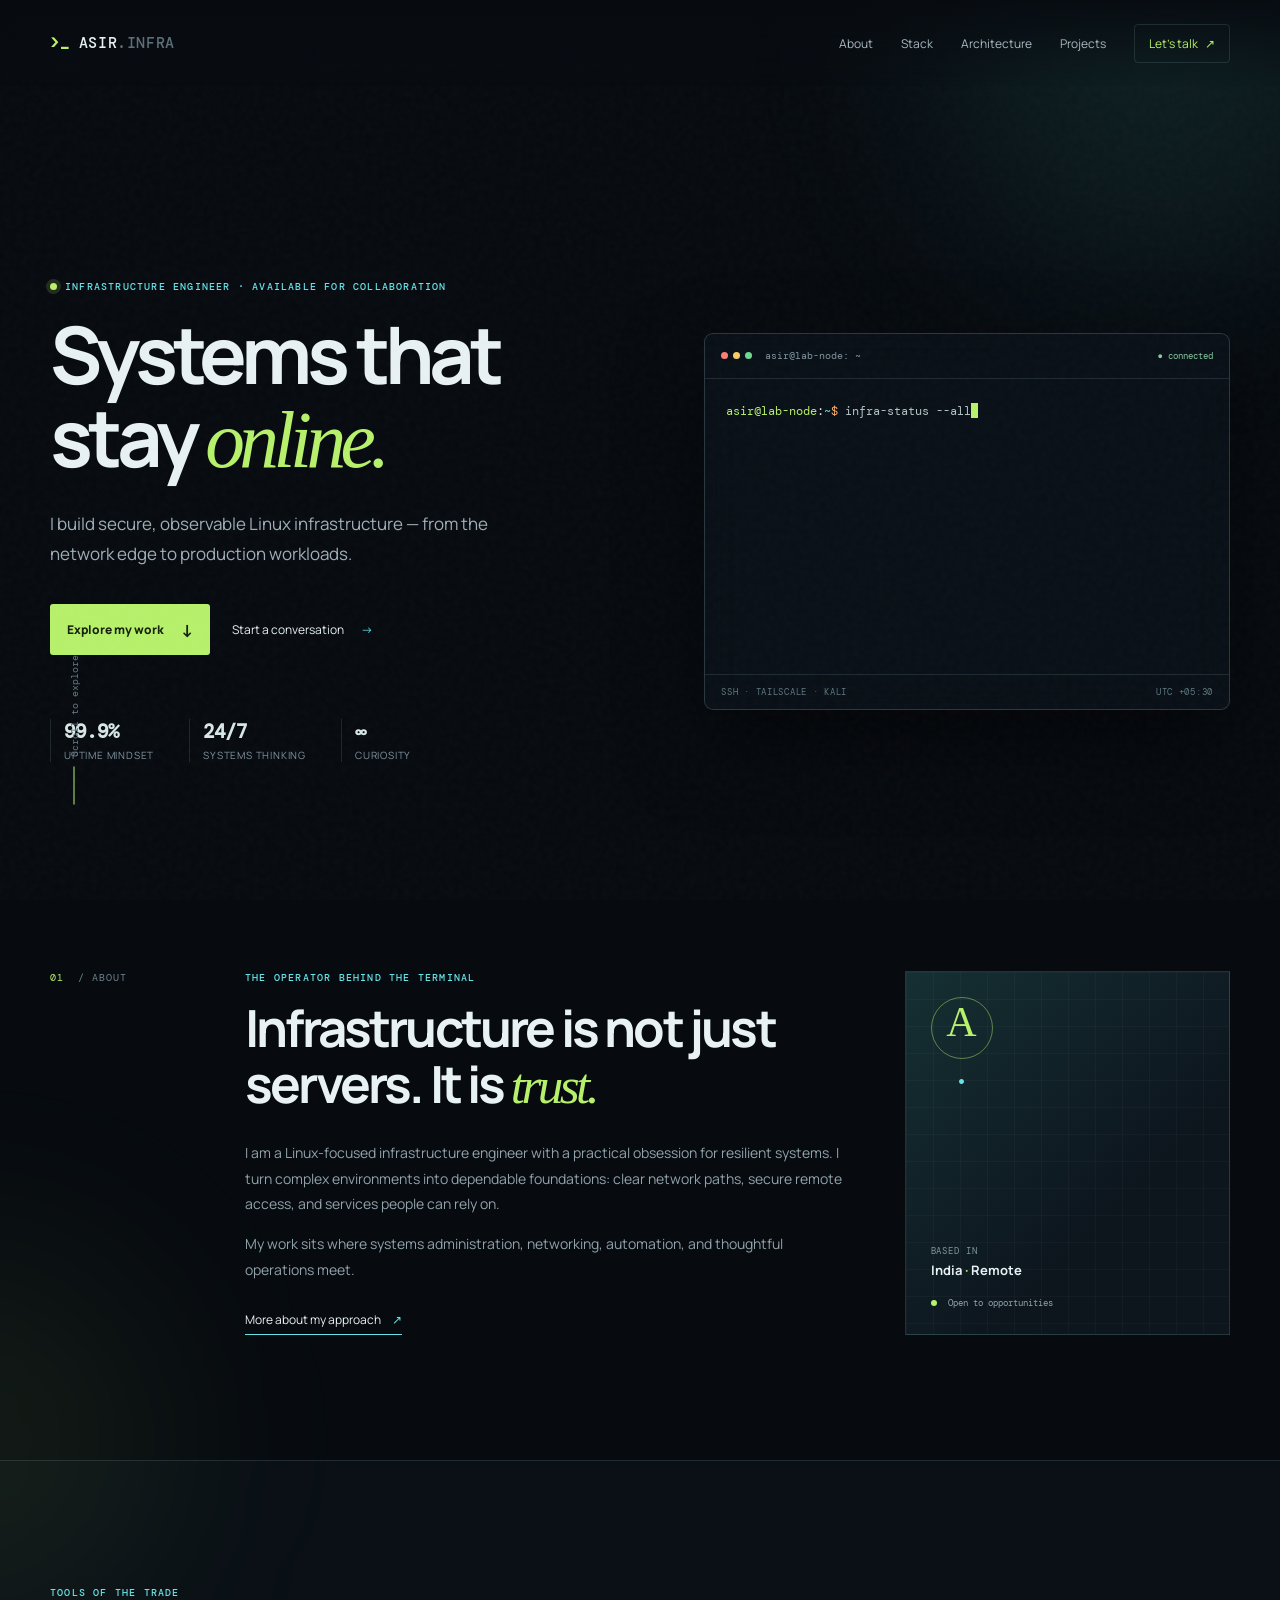
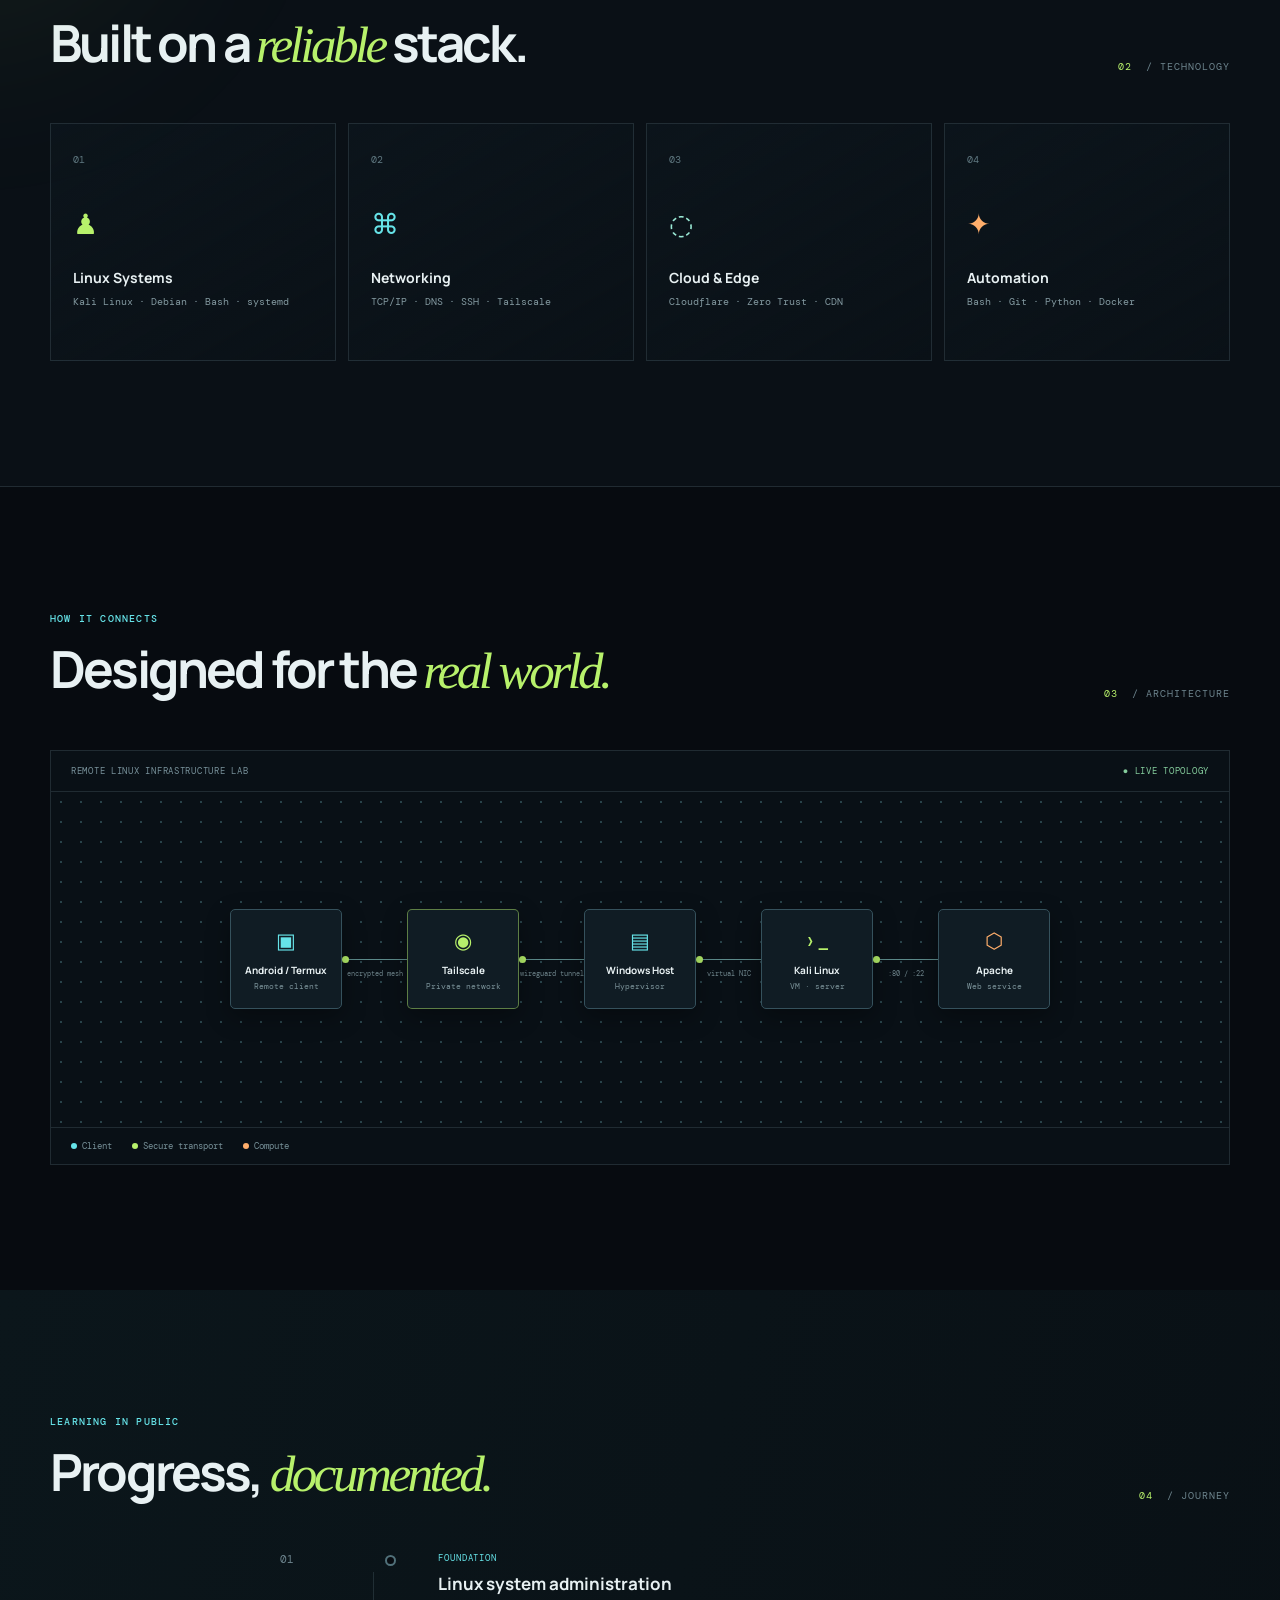
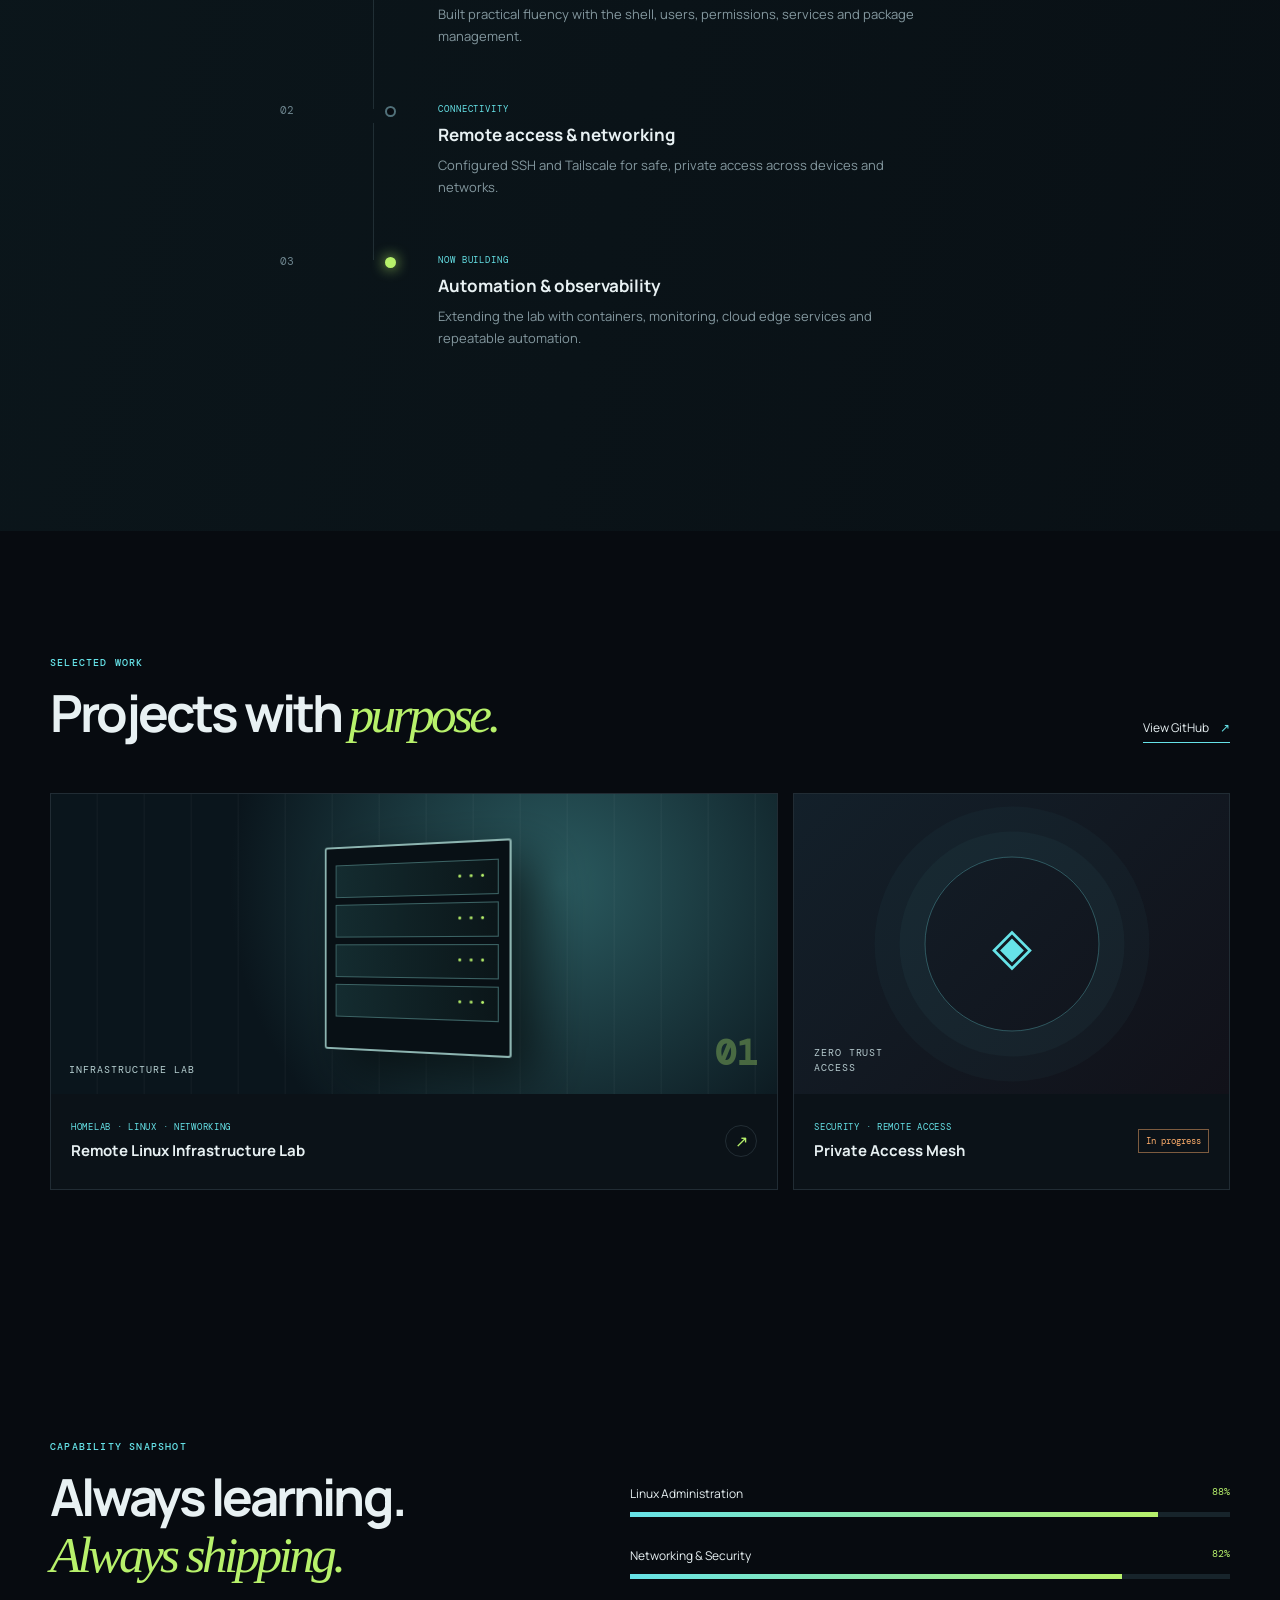
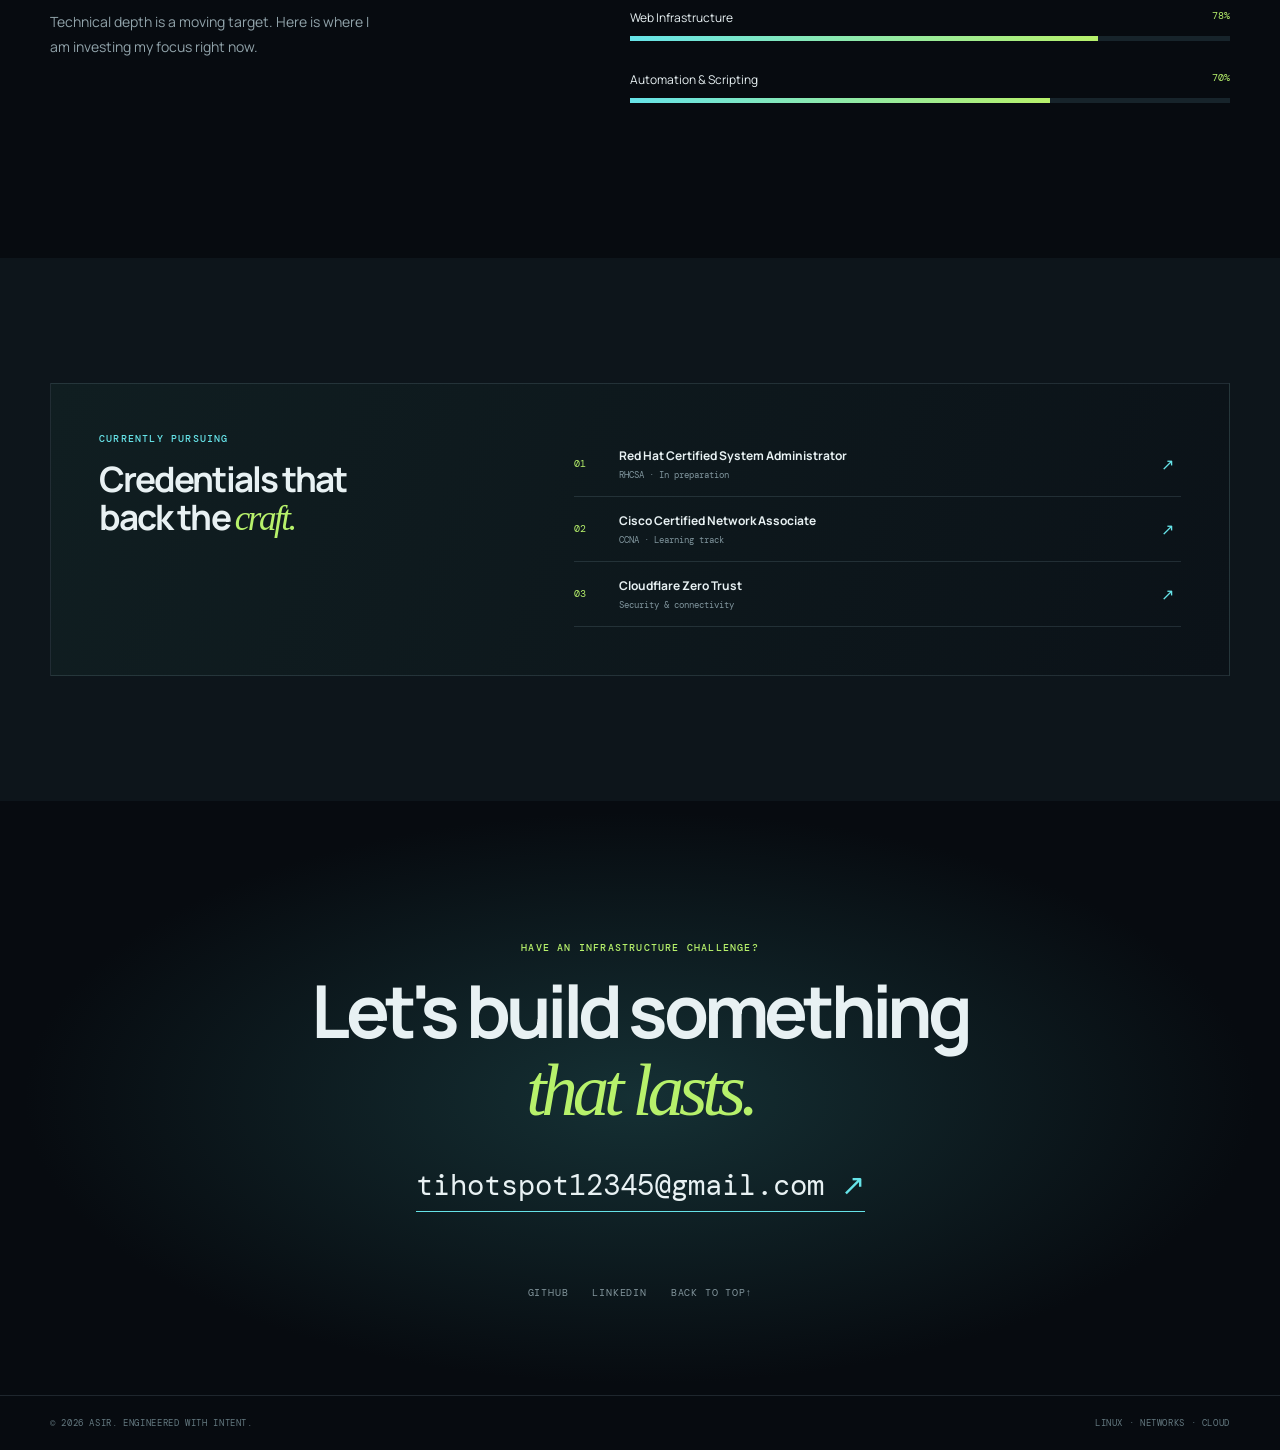
<file: index.html>
<!DOCTYPE html>
<html lang="en">
<head>
  <meta charset="UTF-8">
  <meta name="viewport" content="width=device-width, initial-scale=1.0">
  <title>Asir Hashmi — Linux Infrastructure Engineer</title>
  <meta http-equiv="refresh" content="0; url=docs/index.html">
  <link rel="canonical" href="https://your-high-lord.github.io/remote-linux-infrastructure-lab/">
  <style>
    body { margin: 0; background: #070b10; color: #e8f1f3; font-family: 'Courier New', monospace; display: flex; align-items: center; justify-content: center; height: 100vh; }
    a { color: #b7f16b; }
  </style>
</head>
<body>
  <p>Redirecting&hellip; <a href="docs/index.html">Click here if not redirected.</a></p>
  <script>window.location.replace('docs/index.html');</script>
</body>
</html>
</file>
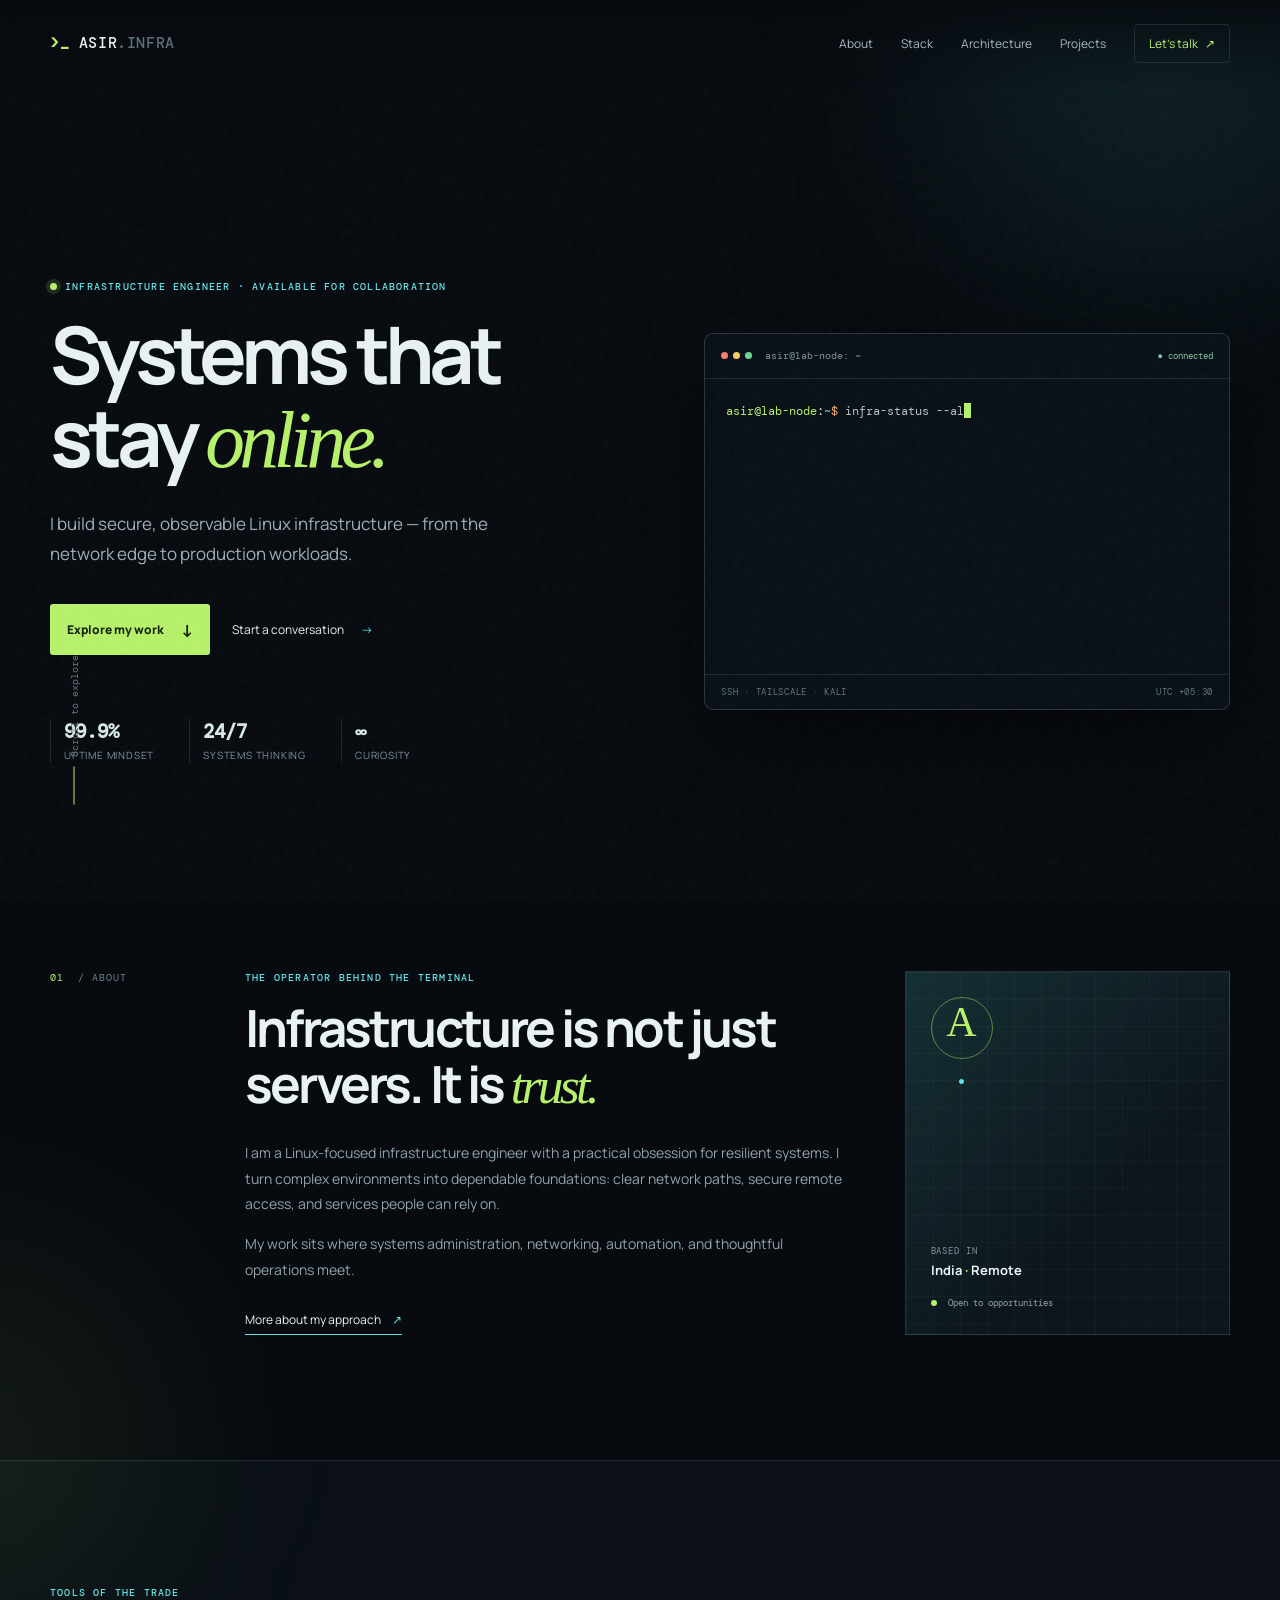
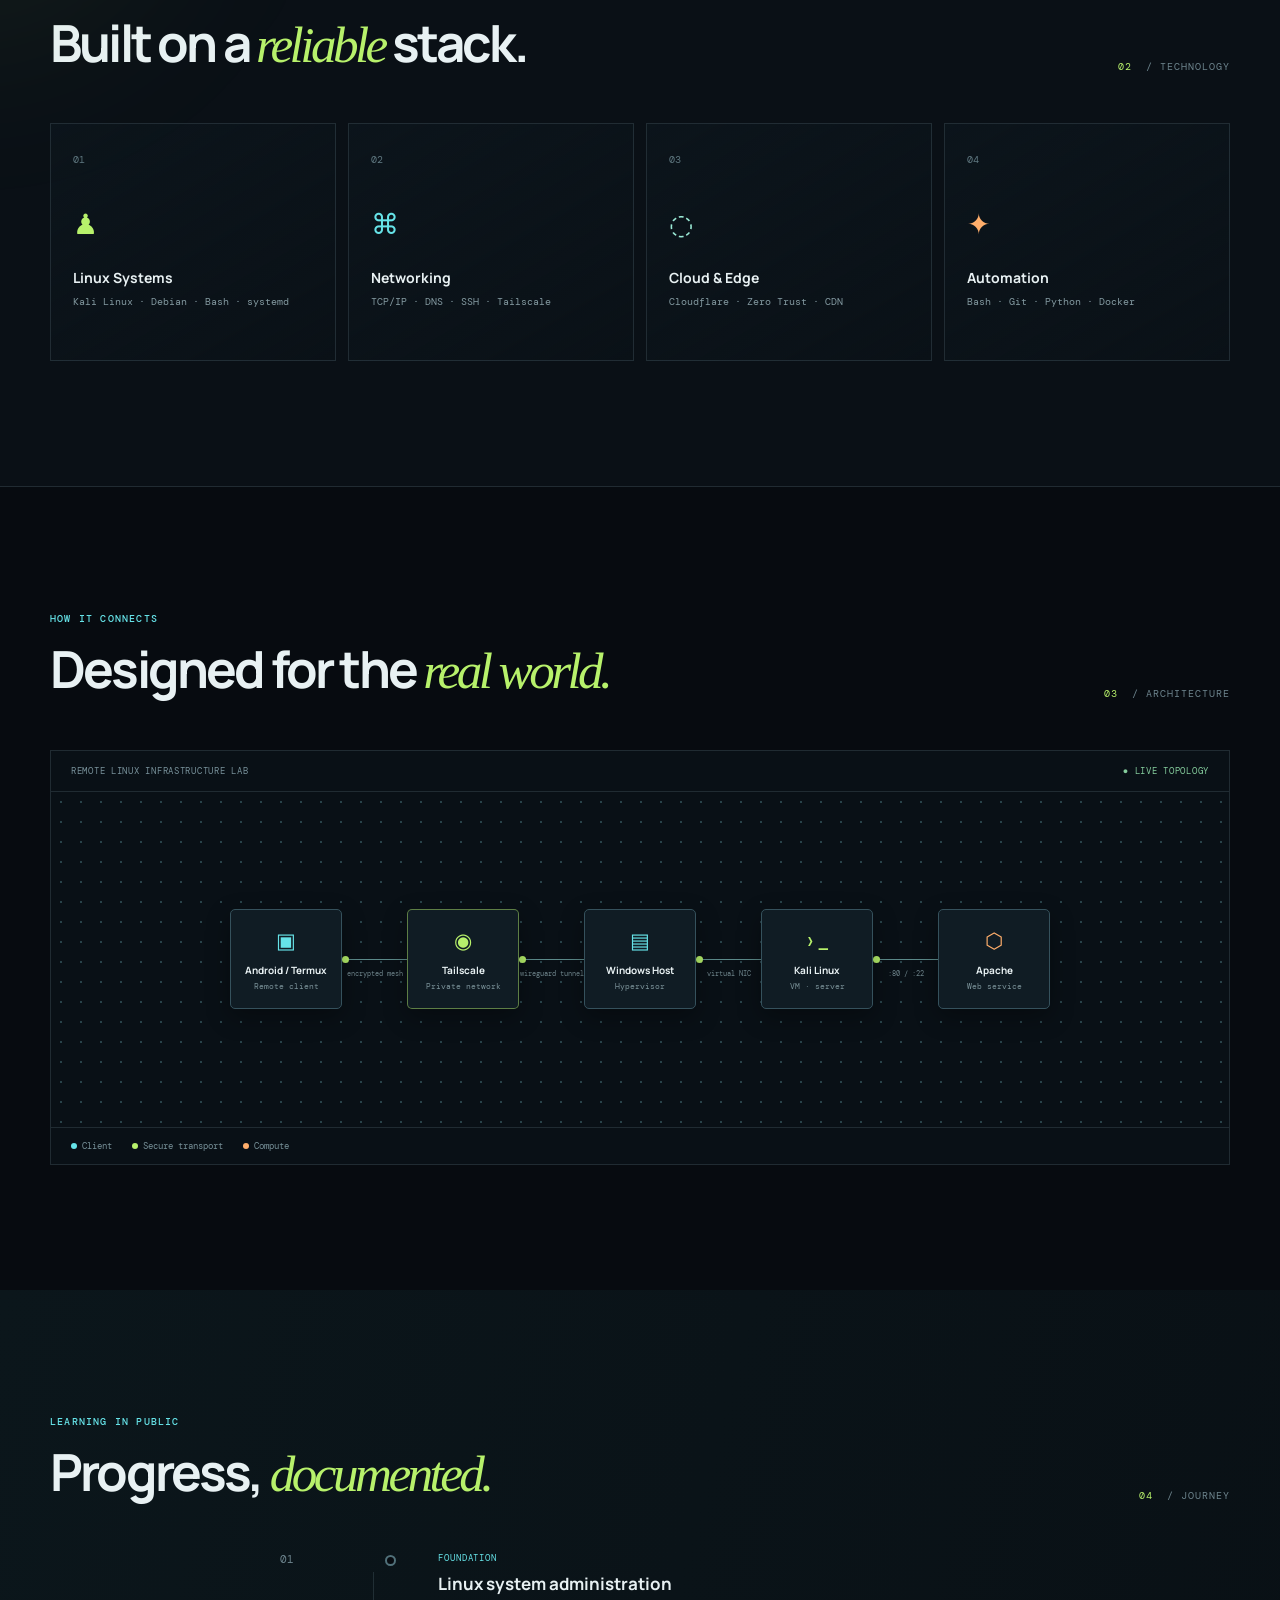
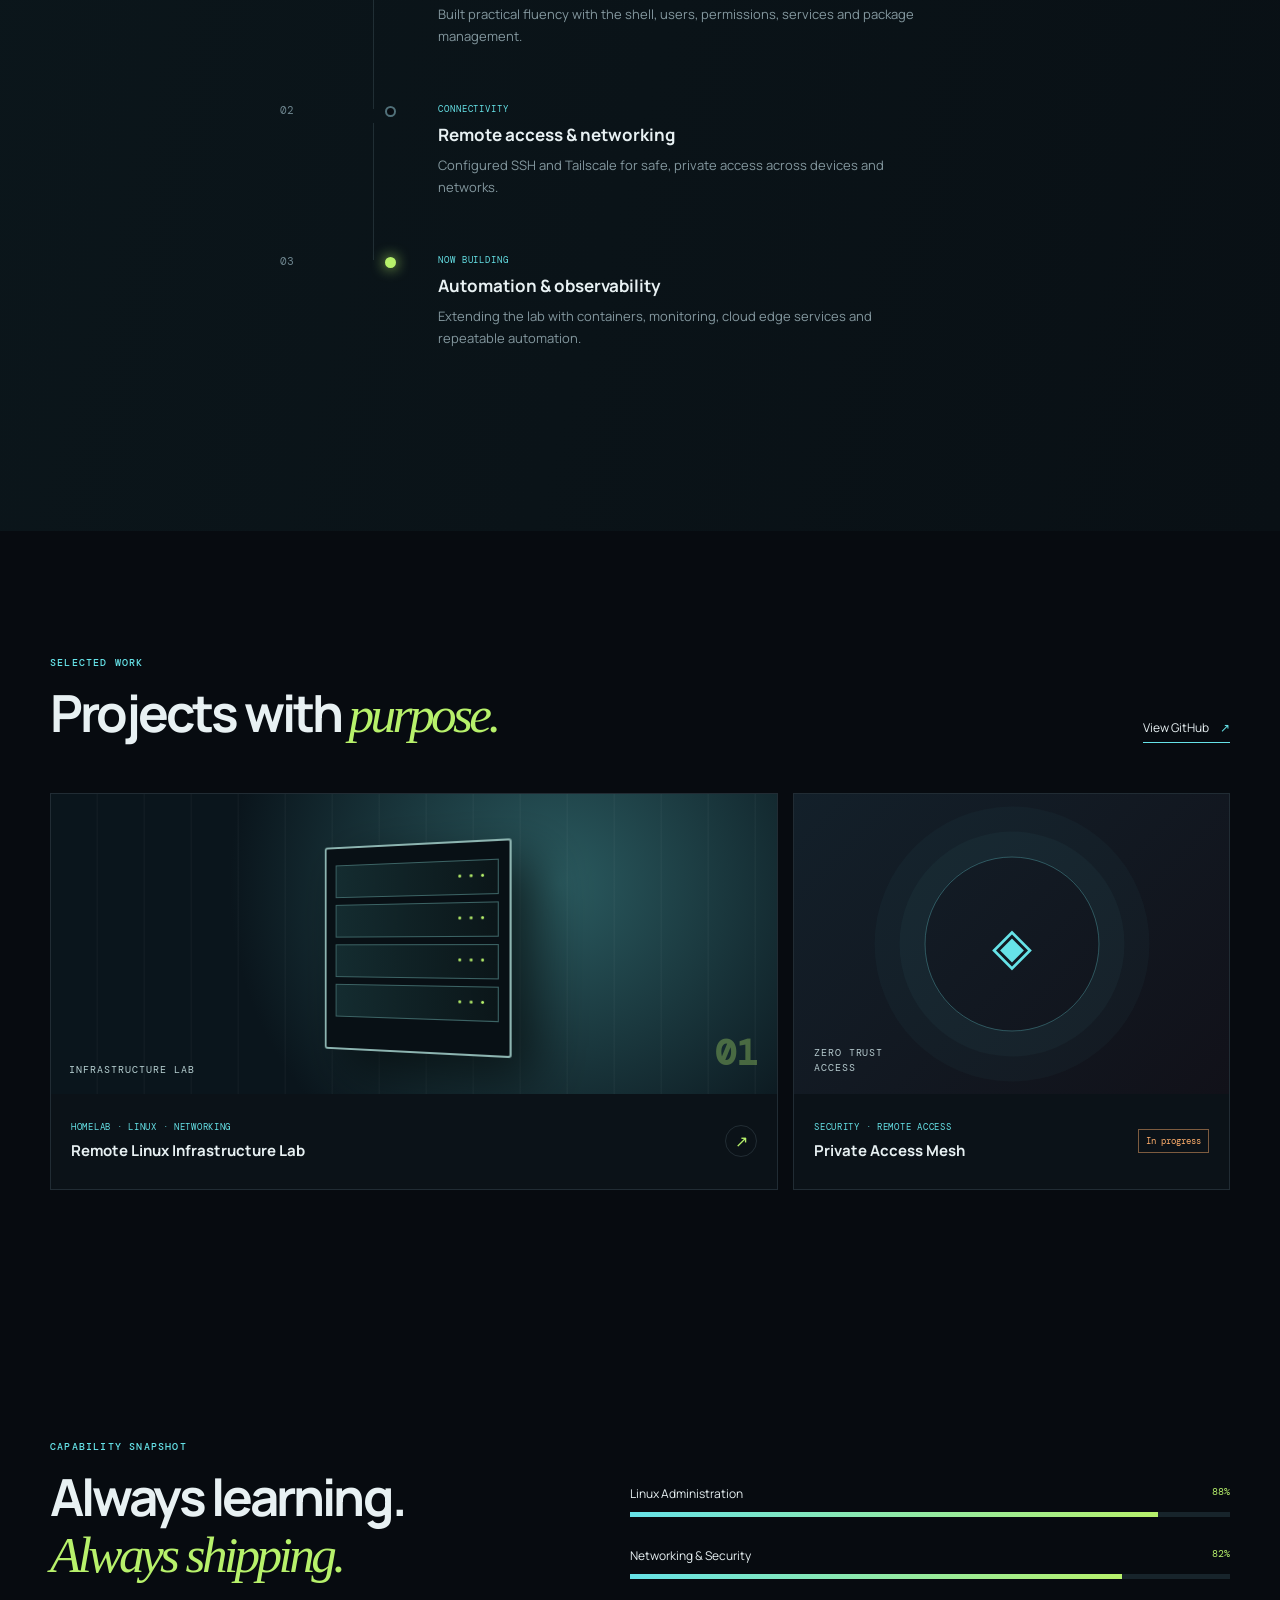
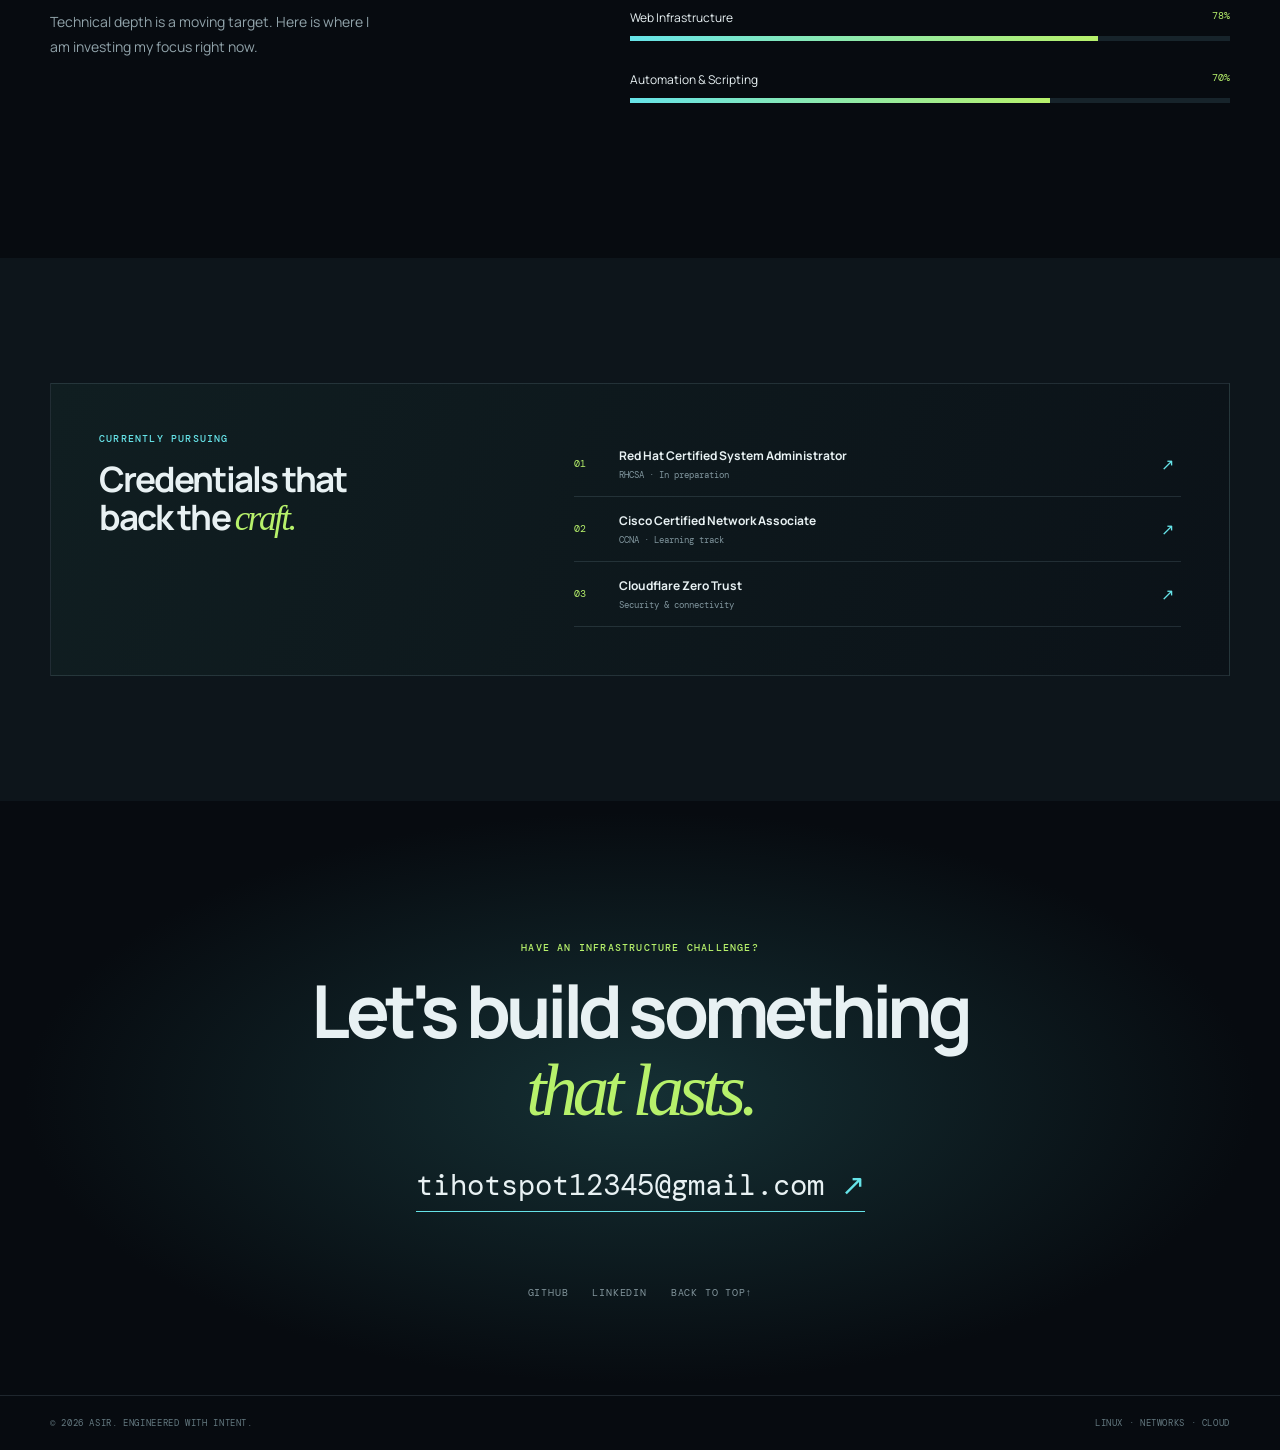
<file: docs/index.html>
<!DOCTYPE html>
<html lang="en">
<head>
  <meta charset="UTF-8">
  <meta name="viewport" content="width=device-width, initial-scale=1.0">

  <!-- ═══════════════════════════════════════════════════════════
       SEO — CORE
  ═══════════════════════════════════════════════════════════ -->
  <title>Asir Hashmi — Linux Infrastructure Engineer</title>
  <meta name="description"   content="Portfolio of Asir Hashmi — Linux infrastructure engineer building secure, observable, and resilient systems. SSH, Tailscale, Apache, Kali Linux, networking, automation.">
  <meta name="keywords"      content="Linux infrastructure, DevOps, SSH, Tailscale, Apache, Kali Linux, networking, systems administration, remote access, homelab, RHCSA, CCNA">
  <meta name="author"        content="Asir Hashmi">
  <meta name="robots"        content="index, follow">
  <meta name="theme-color"   content="#070b10">
  <link rel="canonical"      href="https://your-high-lord.github.io/remote-linux-infrastructure-lab/">

  <!-- ═══════════════════════════════════════════════════════════
       SEO — OPEN GRAPH
  ═══════════════════════════════════════════════════════════ -->
  <meta property="og:type"        content="website">
  <meta property="og:title"       content="Asir Hashmi — Linux Infrastructure Engineer">
  <meta property="og:description" content="Secure, automated, and resilient Linux infrastructure. SSH · Tailscale · Apache · Kali Linux.">
  <meta property="og:url"         content="https://your-high-lord.github.io/remote-linux-infrastructure-lab/">
  <meta property="og:site_name"   content="Asir Hashmi · INFRA">
  <meta property="og:locale"      content="en_US">

  <!-- ═══════════════════════════════════════════════════════════
       SEO — TWITTER CARD
  ═══════════════════════════════════════════════════════════ -->
  <meta name="twitter:card"        content="summary_large_image">
  <meta name="twitter:title"       content="Asir Hashmi — Linux Infrastructure Engineer">
  <meta name="twitter:description" content="Secure, automated, and resilient Linux infrastructure. SSH · Tailscale · Apache · Kali Linux.">

  <!-- ═══════════════════════════════════════════════════════════
       FAVICON
  ═══════════════════════════════════════════════════════════ -->
  <link rel="icon"             type="image/svg+xml" href="assets/favicon.svg">
  <link rel="shortcut icon"    type="image/svg+xml" href="assets/favicon.svg">
  <link rel="apple-touch-icon"                      href="assets/favicon.svg">

  <!-- ═══════════════════════════════════════════════════════════
       PERFORMANCE — PRECONNECT / DNS PREFETCH
  ═══════════════════════════════════════════════════════════ -->
  <link rel="preconnect"    href="https://fonts.googleapis.com">
  <link rel="preconnect"    href="https://fonts.gstatic.com" crossorigin>
  <link rel="dns-prefetch"  href="https://fonts.googleapis.com">
  <link rel="dns-prefetch"  href="https://fonts.gstatic.com">

  <!-- ═══════════════════════════════════════════════════════════
       FONTS — Google Fonts (display=swap prevents FOIT)
  ═══════════════════════════════════════════════════════════ -->
  <link href="https://fonts.googleapis.com/css2?family=DM+Mono:wght@400;500&family=Manrope:wght@400;500;600;700;800&display=swap" rel="stylesheet">

  <!-- ═══════════════════════════════════════════════════════════
       STYLES
  ═══════════════════════════════════════════════════════════ -->
  <link rel="stylesheet" href="style.css">

  <!-- ═══════════════════════════════════════════════════════════
       STRUCTURED DATA — JSON-LD
  ═══════════════════════════════════════════════════════════ -->
  <script type="application/ld+json">
  {
    "@context": "https://schema.org",
    "@type": "Person",
    "name": "Asir Hashmi",
    "url": "https://your-high-lord.github.io/remote-linux-infrastructure-lab/",
    "sameAs": [
      "https://github.com/Your-high-lord",
      "https://www.linkedin.com/in/asir-hashmi-ba8398225"
    ],
    "jobTitle": "Linux Infrastructure Engineer",
    "description": "Linux infrastructure engineer building secure, observable, and resilient systems.",
    "email": "tihotspot12345@gmail.com"
  }
  </script>
</head>

<body>
  <!-- Decorative background elements -->
  <div class="noise" aria-hidden="true"></div>
  <div class="orb orb-one" aria-hidden="true"></div>
  <div class="orb orb-two" aria-hidden="true"></div>

  <!-- ══════════════════════════════════════════════════════════
       NAVIGATION
  ══════════════════════════════════════════════════════════ -->
  <header class="nav-wrap">
    <nav class="nav container" aria-label="Primary navigation">
      <a class="brand" href="#top" aria-label="Asir Hashmi — home">
        <span class="brand-mark" aria-hidden="true">&gt;_</span> ASIR<span class="brand-fade">.INFRA</span>
      </a>
      <button class="nav-toggle" aria-label="Open navigation menu" aria-expanded="false" aria-controls="nav-links">
        <span aria-hidden="true"></span>
        <span aria-hidden="true"></span>
      </button>
      <div class="nav-links" id="nav-links" role="list">
        <a href="#about"        role="listitem">About</a>
        <a href="#stack"        role="listitem">Stack</a>
        <a href="#architecture" role="listitem">Architecture</a>
        <a href="#projects"     role="listitem">Projects</a>
        <a class="nav-cta" href="#contact" role="listitem">Let's talk <span aria-hidden="true">↗</span></a>
      </div>
    </nav>
  </header>

  <main id="top">

    <!-- ════════════════════════════════════════════════════════
         HERO
    ════════════════════════════════════════════════════════ -->
    <section class="hero container" aria-labelledby="hero-headline">
      <div class="hero-copy reveal">
        <p class="eyebrow"><span class="pulse" aria-hidden="true"></span>Infrastructure engineer &middot; available for collaboration</p>
        <h1 id="hero-headline">Systems that stay <em>online.</em></h1>
        <p class="hero-text">I build secure, observable Linux infrastructure — from the network edge to production workloads.</p>
        <div class="hero-actions">
          <a class="button primary" href="#projects">Explore my work <span aria-hidden="true">↓</span></a>
          <a class="button text-button" href="#contact">Start a conversation <span aria-hidden="true">→</span></a>
        </div>
        <div class="hero-proof" aria-label="Key metrics">
          <div><strong>99.9%</strong><span>uptime mindset</span></div>
          <div><strong>24/7</strong><span>systems thinking</span></div>
          <div><strong>∞</strong><span>curiosity</span></div>
        </div>
      </div>

      <div class="terminal-card reveal delay-1" role="img" aria-label="Animated Linux terminal showing infrastructure status check">
        <div class="terminal-bar" aria-hidden="true">
          <div class="window-dots"><i></i><i></i><i></i></div>
          <span>asir@lab-node: ~</span>
          <span class="terminal-status">● connected</span>
        </div>
        <div class="terminal-body" aria-hidden="true">
          <p>
            <span class="prompt">asir@lab-node</span><span class="colon">:</span><span class="path">~</span><span class="dollar">$</span>
            <span id="typed-command"></span><span class="cursor"></span>
          </p>
          <div id="terminal-output"></div>
        </div>
        <div class="terminal-footer" aria-hidden="true">
          <span>SSH · TAILSCALE · KALI</span>
          <span>UTC +05:30</span>
        </div>
      </div>

      <div class="scroll-cue" aria-hidden="true"><span></span> Scroll to explore</div>
    </section>

    <!-- ════════════════════════════════════════════════════════
         ABOUT
    ════════════════════════════════════════════════════════ -->
    <section id="about" class="section container about-grid" aria-labelledby="about-headline">
      <div class="section-label reveal"><span aria-hidden="true">01</span> / ABOUT</div>
      <div class="about-copy reveal">
        <p class="overline">The operator behind the terminal</p>
        <h2 id="about-headline">Infrastructure is not just servers. It is <em>trust.</em></h2>
        <p>I am a Linux-focused infrastructure engineer with a practical obsession for resilient systems. I turn complex environments into dependable foundations: clear network paths, secure remote access, and services people can rely on.</p>
        <p>My work sits where systems administration, networking, automation, and thoughtful operations meet.</p>
        <a href="#contact" class="underlined">More about my approach <span aria-hidden="true">↗</span></a>
      </div>
      <aside class="profile-card reveal delay-1" aria-label="Profile summary">
        <div class="profile-grid" aria-hidden="true"></div>
        <div class="profile-content">
          <div class="profile-avatar" aria-hidden="true">A<span>.</span></div>
          <p>BASED IN</p>
          <strong>India <span>·</span> Remote</strong>
          <div class="availability"><i aria-hidden="true"></i> Open to opportunities</div>
        </div>
      </aside>
    </section>

    <!-- ════════════════════════════════════════════════════════
         STACK / TECHNOLOGY
    ════════════════════════════════════════════════════════ -->
    <section id="stack" class="section stack-section" aria-labelledby="stack-headline">
      <div class="container">
        <div class="section-heading reveal">
          <div>
            <p class="overline">Tools of the trade</p>
            <h2 id="stack-headline">Built on a <em>reliable</em> stack.</h2>
          </div>
          <div class="section-label"><span aria-hidden="true">02</span> / TECHNOLOGY</div>
        </div>
        <div class="tech-grid">
          <article class="tech-card reveal">
            <span class="card-number" aria-hidden="true">01</span>
            <div class="tech-icon linux" aria-hidden="true">♟</div>
            <h3>Linux Systems</h3>
            <p>Kali Linux · Debian · Bash · systemd</p>
            <div class="card-line" aria-hidden="true"></div>
          </article>
          <article class="tech-card reveal delay-1">
            <span class="card-number" aria-hidden="true">02</span>
            <div class="tech-icon network" aria-hidden="true">⌘</div>
            <h3>Networking</h3>
            <p>TCP/IP · DNS · SSH · Tailscale</p>
            <div class="card-line" aria-hidden="true"></div>
          </article>
          <article class="tech-card reveal delay-2">
            <span class="card-number" aria-hidden="true">03</span>
            <div class="tech-icon cloud" aria-hidden="true">◌</div>
            <h3>Cloud &amp; Edge</h3>
            <p>Cloudflare · Zero Trust · CDN</p>
            <div class="card-line" aria-hidden="true"></div>
          </article>
          <article class="tech-card reveal delay-3">
            <span class="card-number" aria-hidden="true">04</span>
            <div class="tech-icon automate" aria-hidden="true">✦</div>
            <h3>Automation</h3>
            <p>Bash · Git · Python · Docker</p>
            <div class="card-line" aria-hidden="true"></div>
          </article>
        </div>
      </div>
    </section>

    <!-- ════════════════════════════════════════════════════════
         ARCHITECTURE
    ════════════════════════════════════════════════════════ -->
    <section id="architecture" class="section container" aria-labelledby="arch-headline">
      <div class="section-heading reveal">
        <div>
          <p class="overline">How it connects</p>
          <h2 id="arch-headline">Designed for the <em>real world.</em></h2>
        </div>
        <div class="section-label"><span aria-hidden="true">03</span> / ARCHITECTURE</div>
      </div>
      <div class="architecture-panel" role="img" aria-label="Infrastructure topology: Android/Termux → Tailscale mesh → Windows Host hypervisor → Kali Linux VM → Apache web server">
        <div class="arch-top" aria-hidden="true">
          <span>REMOTE LINUX INFRASTRUCTURE LAB</span>
          <span class="live-dot">● LIVE TOPOLOGY</span>
        </div>
        <div class="architecture-map" aria-hidden="true">
          <div class="arch-node client"><b>▣</b><span>Android / Termux</span><small>Remote client</small></div>
          <div class="arch-link link-one"><i></i><span>encrypted mesh</span></div>
          <div class="arch-node tail"><b>◉</b><span>Tailscale</span><small>Private network</small></div>
          <div class="arch-link link-two"><i></i><span>wireguard tunnel</span></div>
          <div class="arch-node host"><b>▤</b><span>Windows Host</span><small>Hypervisor</small></div>
          <div class="arch-link link-three"><i></i><span>virtual NIC</span></div>
          <div class="arch-node kali"><b>&rsaquo;_</b><span>Kali Linux</span><small>VM · server</small></div>
          <div class="arch-link link-four"><i></i><span>:80 / :22</span></div>
          <div class="arch-node apache"><b>⬡</b><span>Apache</span><small>Web service</small></div>
        </div>
        <div class="arch-legend" aria-hidden="true">
          <span><i class="legend-client"></i>Client</span>
          <span><i class="legend-network"></i>Secure transport</span>
          <span><i class="legend-server"></i>Compute</span>
        </div>
      </div>
    </section>

    <!-- ════════════════════════════════════════════════════════
         JOURNEY / TIMELINE
    ════════════════════════════════════════════════════════ -->
    <section class="section timeline-section" aria-labelledby="journey-headline">
      <div class="container">
        <div class="section-heading reveal">
          <div>
            <p class="overline">Learning in public</p>
            <h2 id="journey-headline">Progress, <em>documented.</em></h2>
          </div>
          <div class="section-label"><span aria-hidden="true">04</span> / JOURNEY</div>
        </div>
        <ol class="timeline" aria-label="Engineering journey timeline">
          <li class="timeline-item reveal">
            <div class="time" aria-hidden="true">01</div>
            <div class="timeline-dot" aria-hidden="true"></div>
            <div>
              <p class="timeline-tag">FOUNDATION</p>
              <h3>Linux system administration</h3>
              <p>Built practical fluency with the shell, users, permissions, services and package management.</p>
            </div>
          </li>
          <li class="timeline-item reveal">
            <div class="time" aria-hidden="true">02</div>
            <div class="timeline-dot" aria-hidden="true"></div>
            <div>
              <p class="timeline-tag">CONNECTIVITY</p>
              <h3>Remote access &amp; networking</h3>
              <p>Configured SSH and Tailscale for safe, private access across devices and networks.</p>
            </div>
          </li>
          <li class="timeline-item reveal">
            <div class="time" aria-hidden="true">03</div>
            <div class="timeline-dot active" aria-hidden="true"></div>
            <div>
              <p class="timeline-tag">NOW BUILDING</p>
              <h3>Automation &amp; observability</h3>
              <p>Extending the lab with containers, monitoring, cloud edge services and repeatable automation.</p>
            </div>
          </li>
        </ol>
      </div>
    </section>

    <!-- ════════════════════════════════════════════════════════
         PROJECTS
    ════════════════════════════════════════════════════════ -->
    <section id="projects" class="section container" aria-labelledby="projects-headline">
      <div class="section-heading reveal">
        <div>
          <p class="overline">Selected work</p>
          <h2 id="projects-headline">Projects with <em>purpose.</em></h2>
        </div>
        <a class="underlined reveal" href="https://github.com/Your-high-lord/remote-linux-infrastructure-lab" target="_blank" rel="noreferrer noopener">
          View GitHub <span aria-hidden="true">↗</span>
        </a>
      </div>
      <div class="project-grid">
        <article class="project featured reveal">
          <div class="project-visual server-visual" aria-hidden="true">
            <div class="server-rack"><i></i><i></i><i></i><i></i></div>
            <div class="server-overlay"><span>INFRASTRUCTURE LAB</span><b>01</b></div>
          </div>
          <div class="project-info">
            <div>
              <p>HOMELAB · LINUX · NETWORKING</p>
              <h3>Remote Linux Infrastructure Lab</h3>
            </div>
            <a href="https://github.com/Your-high-lord/remote-linux-infrastructure-lab" target="_blank" rel="noreferrer noopener" aria-label="View Remote Linux Infrastructure Lab on GitHub">↗</a>
          </div>
        </article>
        <article class="project reveal delay-1">
          <div class="project-visual access-visual" aria-hidden="true">
            <div class="access-rings"></div>
            <span class="shield">◈</span>
            <span class="access-text">ZERO TRUST<br>ACCESS</span>
          </div>
          <div class="project-info">
            <div>
              <p>SECURITY · REMOTE ACCESS</p>
              <h3>Private Access Mesh</h3>
            </div>
            <span class="soon">In progress</span>
          </div>
        </article>
      </div>
    </section>

    <!-- ════════════════════════════════════════════════════════
         SKILLS
    ════════════════════════════════════════════════════════ -->
    <section class="section container skills-wrap" aria-labelledby="skills-headline">
      <div class="skills-copy reveal">
        <p class="overline">Capability snapshot</p>
        <h2 id="skills-headline">Always learning.<br><em>Always shipping.</em></h2>
        <p>Technical depth is a moving target. Here is where I am investing my focus right now.</p>
      </div>
      <div class="skill-bars reveal delay-1" role="list" aria-label="Skill proficiency levels">
        <div class="skill" role="listitem">
          <div><span>Linux Administration</span><b aria-label="88 percent">88%</b></div>
          <i aria-hidden="true"><em style="--value:88%"></em></i>
        </div>
        <div class="skill" role="listitem">
          <div><span>Networking &amp; Security</span><b aria-label="82 percent">82%</b></div>
          <i aria-hidden="true"><em style="--value:82%"></em></i>
        </div>
        <div class="skill" role="listitem">
          <div><span>Web Infrastructure</span><b aria-label="78 percent">78%</b></div>
          <i aria-hidden="true"><em style="--value:78%"></em></i>
        </div>
        <div class="skill" role="listitem">
          <div><span>Automation &amp; Scripting</span><b aria-label="70 percent">70%</b></div>
          <i aria-hidden="true"><em style="--value:70%"></em></i>
        </div>
      </div>
    </section>

    <!-- ════════════════════════════════════════════════════════
         CERTIFICATIONS
    ════════════════════════════════════════════════════════ -->
    <section class="section cert-section" aria-labelledby="certs-headline">
      <div class="container">
        <div class="cert-card reveal">
          <div>
            <p class="overline">Currently pursuing</p>
            <h2 id="certs-headline">Credentials that<br>back the <em>craft.</em></h2>
          </div>
          <div class="cert-list">
            <div>
              <span aria-hidden="true">01</span>
              <p><b>Red Hat Certified System Administrator</b><small>RHCSA · In preparation</small></p>
              <i aria-hidden="true">↗</i>
            </div>
            <div>
              <span aria-hidden="true">02</span>
              <p><b>Cisco Certified Network Associate</b><small>CCNA · Learning track</small></p>
              <i aria-hidden="true">↗</i>
            </div>
            <div>
              <span aria-hidden="true">03</span>
              <p><b>Cloudflare Zero Trust</b><small>Security &amp; connectivity</small></p>
              <i aria-hidden="true">↗</i>
            </div>
          </div>
        </div>
      </div>
    </section>

    <!-- ════════════════════════════════════════════════════════
         CONTACT
    ════════════════════════════════════════════════════════ -->
    <section id="contact" class="contact-section" aria-labelledby="contact-headline">
      <div class="container contact-inner reveal">
        <p class="overline">Have an infrastructure challenge?</p>
        <h2 id="contact-headline">Let's build something<br><em>that lasts.</em></h2>
        <a class="contact-email" href="mailto:tihotspot12345@gmail.com">
          tihotspot12345@gmail.com <span aria-hidden="true">↗</span>
        </a>
        <nav class="contact-links" aria-label="Social and external links">
          <a href="https://github.com/Your-high-lord" target="_blank" rel="noreferrer noopener" aria-label="GitHub profile (opens in new tab)">GitHub</a>
          <a href="https://www.linkedin.com/in/asir-hashmi-ba8398225" target="_blank" rel="noreferrer noopener" aria-label="LinkedIn profile (opens in new tab)">LinkedIn</a>
          <a href="#top">Back to top <span aria-hidden="true">↑</span></a>
        </nav>
      </div>
    </section>

  </main>

  <footer>
    <div class="container">
      <span>© 2026 ASIR. ENGINEERED WITH INTENT.</span>
      <span>LINUX · NETWORKS · CLOUD</span>
    </div>
  </footer>

  <script src="script.js"></script>
</body>
</html>
</file>
<file: docs/style.css>
/* ==========================================================================
   ASIR · INFRA — Portfolio Stylesheet
   Visually identical to original. Fixes: invalid CSS var, accessibility,
   responsiveness, focus states, prefers-reduced-motion, scroll anchors.
   ========================================================================== */

/* --------------------------------------------------------------------------
   DESIGN TOKENS
   -------------------------------------------------------------------------- */
:root {
  --bg:      #070b10;
  --panel:   #0c131b;
  --line:    rgba(172, 203, 219, .14);
  --text:    #e8f1f3;
  --muted:   #8295a0;
  --lime:    #b7f16b;
  --cyan:    #66e3e8;
  --orange:  #ffae6b;
  --mono:    'DM Mono', monospace;
  --sans:    'Manrope', sans-serif;
}

/* --------------------------------------------------------------------------
   RESET & BASE
   -------------------------------------------------------------------------- */
*, *::before, *::after {
  box-sizing: border-box;
}

html {
  scroll-behavior: smooth;
}

body {
  margin: 0;
  background: var(--bg);
  color: var(--text);
  font-family: var(--sans);
  overflow-x: hidden;
}

h1, h2, h3, p {
  margin-top: 0;
}

/* --------------------------------------------------------------------------
   LAYOUT
   -------------------------------------------------------------------------- */
.container {
  width: min(1180px, calc(100% - 48px));
  margin: auto;
}

/* --------------------------------------------------------------------------
   BACKGROUND EFFECTS
   -------------------------------------------------------------------------- */
.noise {
  position: fixed;
  inset: 0;
  pointer-events: none;
  opacity: .04;
  z-index: 10;
  background-image: url("data:image/svg+xml,%3Csvg viewBox='0 0 160 160' xmlns='http://www.w3.org/2000/svg'%3E%3Cfilter id='n'%3E%3CfeTurbulence type='fractalNoise' baseFrequency='.9' numOctaves='4' stitchTiles='stitch'/%3E%3C/filter%3E%3Crect width='100%25' height='100%25' filter='url(%23n)' opacity='.7'/%3E%3C/svg%3E");
}

.orb {
  position: absolute;
  border-radius: 50%;
  filter: blur(100px);
  pointer-events: none;
}

.orb-one {
  width: 440px;
  height: 440px;
  top: -170px;
  right: -100px;
  background: rgba(85, 222, 212, .09);
}

.orb-two {
  width: 380px;
  height: 380px;
  top: 1250px;
  left: -220px;
  background: rgba(183, 241, 107, .07);
}

/* --------------------------------------------------------------------------
   NAVIGATION
   -------------------------------------------------------------------------- */
.nav-wrap {
  position: sticky;
  top: 0;
  z-index: 100;
  background: linear-gradient(#070b10e8, #070b1000);
  backdrop-filter: blur(8px);
}

.nav {
  height: 86px;
  display: flex;
  align-items: center;
  justify-content: space-between;
}

.brand {
  font: 500 15px var(--mono);
  letter-spacing: .04em;
  color: var(--text);
  text-decoration: none;
}

.brand-mark {
  color: var(--lime);
  font-weight: bold;
}

.brand-fade {
  color: #5d707a;
}

.nav-links {
  display: flex;
  gap: 28px;
  align-items: center;
}

.nav-links a {
  font-size: 12px;
  color: #a9bac1;
  text-decoration: none;
  transition: color .2s;
  padding: 4px 0;
}

.nav-links a:hover,
.nav-links a.active {
  color: var(--lime);
}

.nav-links .nav-cta {
  border: 1px solid var(--line);
  color: var(--text);
  padding: 10px 14px;
  border-radius: 4px;
  transition: border-color .2s, color .2s;
}

.nav-links .nav-cta:hover {
  border-color: var(--lime);
  color: var(--lime);
}

.nav-cta span {
  color: var(--lime);
  margin-left: 5px;
}

.nav-toggle {
  display: none;
  background: none;
  border: 0;
  padding: 8px;
  cursor: pointer;
  min-width: 44px;
  min-height: 44px;
  align-items: center;
  justify-content: center;
}

.nav-toggle span {
  display: block;
  width: 20px;
  height: 1px;
  background: var(--text);
  margin: 5px auto;
  transition: transform .25s, opacity .25s;
}

/* --------------------------------------------------------------------------
   SECTION ANCHOR OFFSET (sticky nav compensation)
   -------------------------------------------------------------------------- */
#about,
#stack,
#architecture,
#projects,
#contact {
  scroll-margin-top: 90px;
}

/* --------------------------------------------------------------------------
   HERO
   -------------------------------------------------------------------------- */
.hero {
  min-height: 760px;
  padding-top: 110px;
  position: relative;
  display: grid;
  grid-template-columns: 1fr .9fr;
  gap: 70px;
  align-items: center;
}

.eyebrow,
.overline {
  font: 500 10px var(--mono);
  letter-spacing: .12em;
  color: var(--cyan);
  text-transform: uppercase;
}

.pulse {
  display: inline-block;
  background: var(--lime);
  height: 7px;
  width: 7px;
  border-radius: 50%;
  box-shadow: 0 0 0 4px #b7f16b25;
  margin-right: 8px;
  animation: pulse 2s infinite;
}

h1 {
  font-size: clamp(48px, 6.2vw, 84px);
  line-height: 1.04;
  letter-spacing: -.065em;
  margin: 20px 0 28px;
  font-weight: 700;
}

h1 em,
h2 em {
  font-family: Georgia, serif;
  font-weight: 400;
  color: var(--lime);
  letter-spacing: -.07em;
}

.hero-text {
  max-width: 450px;
  color: #9eafb6;
  font-size: 17px;
  line-height: 1.75;
}

.hero-actions {
  display: flex;
  gap: 22px;
  align-items: center;
  margin: 35px 0 64px;
}

.button {
  font-size: 12px;
  text-decoration: none;
  display: inline-flex;
  align-items: center;
  gap: 17px;
  transition: opacity .2s, transform .2s;
}

.button:hover {
  opacity: .88;
  transform: translateY(-1px);
}

.primary {
  background: var(--lime);
  color: #16200d;
  padding: 14px 17px;
  border-radius: 3px;
  font-weight: 800;
}

.primary span {
  font-size: 17px;
}

.text-button {
  color: var(--text);
}

.text-button span {
  color: var(--cyan);
}

.hero-proof {
  display: flex;
  gap: 35px;
}

.hero-proof div {
  display: flex;
  flex-direction: column;
  gap: 4px;
  border-left: 1px solid var(--line);
  padding-left: 13px;
}

.hero-proof strong {
  font: 600 19px var(--mono);
  color: #d8e7e7;
}

.hero-proof span {
  font-size: 10px;
  color: var(--muted);
  text-transform: uppercase;
  letter-spacing: .08em;
}

/* --------------------------------------------------------------------------
   TERMINAL CARD
   -------------------------------------------------------------------------- */
.terminal-card {
  border: 1px solid #5e737e66;
  border-radius: 9px;
  background: #0b1219cf;
  box-shadow: 0 32px 80px #0008;
  overflow: hidden;
  backdrop-filter: blur(18px);
  transform: perspective(900px) rotateY(-3deg);
}

.terminal-bar {
  height: 45px;
  padding: 0 16px;
  border-bottom: 1px solid var(--line);
  display: flex;
  align-items: center;
  gap: 13px;
  color: #8197a0;
  font: 10px var(--mono);
}

.window-dots {
  display: flex;
  gap: 5px;
}

.window-dots i {
  height: 7px;
  width: 7px;
  border-radius: 50%;
  background: #fd7e72;
}

.window-dots i:nth-child(2) { background: #f8cc63; }
.window-dots i:nth-child(3) { background: #6fd88f; }

.terminal-status {
  color: #86caa2;
  margin-left: auto;
  font-size: 9px;
}

.terminal-body {
  min-height: 295px;
  padding: 22px 21px;
  font: 12px/1.8 var(--mono);
  color: #b6c6c8;
}

.terminal-body p {
  margin: 0;
}

.prompt  { color: var(--lime); }
.colon   { color: #e8f1f3; }
.path    { color: var(--cyan); }
.dollar  { color: #ffae6b; }

.cursor {
  display: inline-block;
  width: 7px;
  height: 15px;
  background: var(--lime);
  vertical-align: -3px;
  animation: blink 1s step-end infinite;
}

.terminal-output { color: #7e979b; }
.output-good     { color: #8edb9a; }
.output-info     { color: #63cdd3; }

.terminal-footer {
  border-top: 1px solid var(--line);
  padding: 11px 16px;
  display: flex;
  justify-content: space-between;
  color: #5f7880;
  font: 9px var(--mono);
  letter-spacing: .08em;
}

/* --------------------------------------------------------------------------
   SCROLL CUE
   -------------------------------------------------------------------------- */
.scroll-cue {
  position: absolute;
  bottom: 35px;
  left: 24px;
  font: 10px var(--mono);
  color: #627780;
  display: flex;
  gap: 10px;
  align-items: center;
  transform: rotate(-90deg);
  transform-origin: left;
}

.scroll-cue span {
  height: 1px;
  width: 38px;
  background: var(--lime);
}

/* --------------------------------------------------------------------------
   SECTIONS
   -------------------------------------------------------------------------- */
.section {
  padding: 125px 0;
}

/* --------------------------------------------------------------------------
   ABOUT
   -------------------------------------------------------------------------- */
.about-grid {
  display: grid;
  grid-template-columns: 140px 1.3fr .7fr;
  gap: 55px;
}

.section-label {
  font: 10px var(--mono);
  color: #6d848d;
  letter-spacing: .1em;
  white-space: nowrap;
}

.section-label span {
  color: var(--lime);
  margin-right: 7px;
}

.about-copy {
  max-width: 600px;
}

.about-copy h2,
.section-heading h2,
.skills-copy h2,
.cert-card h2 {
  font-size: clamp(35px, 4vw, 53px);
  line-height: 1.1;
  letter-spacing: -.055em;
  margin: 15px 0 25px;
}

.about-copy > p:not(.overline),
.skills-copy > p:not(.overline) {
  color: #91a3aa;
  font-size: 14px;
  line-height: 1.85;
}

.underlined {
  border-bottom: 1px solid var(--cyan);
  padding-bottom: 6px;
  color: var(--text);
  font-size: 12px;
  text-decoration: none;
  display: inline-block;
  margin-top: 14px;
  transition: color .2s, border-color .2s;
}

.underlined:hover {
  color: var(--cyan);
}

.underlined span {
  color: var(--cyan);
  margin-left: 9px;
}

.profile-card {
  min-height: 270px;
  background: linear-gradient(135deg, #153033, #0d151d 65%);
  border: 1px solid var(--line);
  position: relative;
  overflow: hidden;
}

.profile-grid {
  position: absolute;
  inset: 0;
  background-image:
    linear-gradient(#ffffff07 1px, transparent 1px),
    linear-gradient(90deg, #ffffff07 1px, transparent 1px);
  background-size: 27px 27px;
}

.profile-content {
  position: relative;
  padding: 25px;
  display: flex;
  flex-direction: column;
  height: 100%;
}

.profile-avatar {
  font: 42px Georgia, serif;
  color: var(--lime);
  width: 62px;
  height: 62px;
  border: 1px solid #b7f16b75;
  border-radius: 50%;
  display: grid;
  place-items: center;
  margin-bottom: auto;
}

.profile-avatar span {
  color: var(--cyan);
}

.profile-content p {
  font: 9px var(--mono);
  letter-spacing: .1em;
  color: #7f969d;
  margin-bottom: 4px;
}

.profile-content strong {
  font-size: 13px;
}

.profile-content strong span {
  color: var(--lime);
}

.availability {
  font: 9px var(--mono);
  color: #91a6aa;
  margin-top: 18px;
}

.availability i {
  display: inline-block;
  width: 6px;
  height: 6px;
  border-radius: 50%;
  background: var(--lime);
  margin-right: 6px;
}

/* --------------------------------------------------------------------------
   STACK / TECHNOLOGY
   -------------------------------------------------------------------------- */
.stack-section {
  background: #0a1016;
  border-block: 1px solid var(--line);
}

.section-heading {
  display: flex;
  justify-content: space-between;
  align-items: flex-end;
  margin-bottom: 50px;
}

.section-heading h2 {
  margin-bottom: 0;
}

.tech-grid {
  display: grid;
  grid-template-columns: repeat(4, 1fr);
  gap: 12px;
}

.tech-card {
  border: 1px solid var(--line);
  min-height: 238px;
  padding: 22px;
  position: relative;
  background: linear-gradient(150deg, #10202944, #0a1117);
  transition: transform .3s, border-color .3s;
}

.tech-card:hover {
  border-color: #b7f16b80;
  transform: translateY(-6px);
}

.card-number {
  font: 10px var(--mono);
  color: #607881;
}

.tech-icon {
  font-size: 28px;
  margin: 36px 0 26px;
  color: var(--lime);
}

.network  { color: var(--cyan); }
.cloud    { color: #9ae9d5; }
.automate { color: var(--orange); }

.tech-card h3 {
  font-size: 14px;
  margin-bottom: 7px;
}

.tech-card p {
  font: 10px var(--mono);
  color: #8399a0;
  line-height: 1.6;
}

.card-line {
  height: 1px;
  background: var(--lime);
  position: absolute;
  bottom: 0;
  left: 0;
  width: 0;
  transition: width .35s;
}

.tech-card:hover .card-line {
  width: 100%;
}

/* --------------------------------------------------------------------------
   ARCHITECTURE
   -------------------------------------------------------------------------- */
.architecture-panel {
  border: 1px solid var(--line);
  background: #091016;
  overflow: hidden;
}

.arch-top {
  padding: 14px 20px;
  border-bottom: 1px solid var(--line);
  display: flex;
  justify-content: space-between;
  font: 9px var(--mono);
  letter-spacing: .08em;
  color: #78919a;
}

.live-dot {
  color: #85cd9d;
}

.architecture-map {
  min-height: 335px;
  display: flex;
  align-items: center;
  justify-content: center;
  gap: 0;
  padding: 38px 22px;
  background-image: radial-gradient(#29434a 1px, transparent 1px);
  background-size: 20px 20px;
}

.arch-node {
  z-index: 1;
  min-width: 112px;
  text-align: center;
  padding: 17px 8px;
  background: #101c24;
  border: 1px solid #35515c;
  border-radius: 5px;
  box-shadow: 0 8px 24px #0005;
}

.arch-node b {
  display: block;
  color: var(--cyan);
  font: 21px var(--mono);
  margin-bottom: 8px;
}

.arch-node span {
  display: block;
  font-size: 10px;
  font-weight: 700;
}

.arch-node small {
  display: block;
  color: #7b9299;
  font: 8px var(--mono);
  margin-top: 4px;
}

.arch-node.tail              { border-color: #b7f16b75; }
.arch-node.tail b,
.arch-node.kali b            { color: var(--lime); }
.arch-node.apache b          { color: var(--orange); }

.arch-link {
  height: 1px;
  width: 65px;
  background: #5c8a8a;
  position: relative;
}

.arch-link i {
  position: absolute;
  width: 7px;
  height: 7px;
  background: var(--lime);
  border-radius: 50%;
  top: -3px;
  animation: packet 2s infinite linear;
}

.arch-link span {
  position: absolute;
  top: 10px;
  left: 50%;
  transform: translateX(-50%);
  font: 7px var(--mono);
  color: #6f858c;
  white-space: nowrap;
}

.link-two   i { animation-delay: .4s; }
.link-three i { animation-delay: .8s; }
.link-four  i { animation-delay: 1.2s; }

.arch-legend {
  display: flex;
  gap: 20px;
  padding: 12px 20px;
  border-top: 1px solid var(--line);
  font: 9px var(--mono);
  color: #779098;
}

.arch-legend i {
  height: 6px;
  width: 6px;
  display: inline-block;
  border-radius: 50%;
  margin-right: 5px;
}

.legend-client  { background: var(--cyan); }
.legend-network { background: var(--lime); }
.legend-server  { background: var(--orange); }

/* --------------------------------------------------------------------------
   TIMELINE / JOURNEY
   -------------------------------------------------------------------------- */
.timeline-section {
  background: linear-gradient(105deg, #0b161b, #091015);
}

.timeline {
  max-width: 800px;
  margin: auto;
}

.timeline-item {
  display: grid;
  grid-template-columns: 80px 28px 1fr;
  gap: 25px;
  padding-bottom: 43px;
  position: relative;
}

.timeline-item:not(:last-child)::after {
  content: "";
  position: absolute;
  left: 93px;
  top: 20px;
  height: calc(100% - 14px);
  width: 1px;
  background: var(--line);
}

/* FIX: was color:var(--6d848d) — invalid CSS variable, now correct hex */
.time {
  font: 11px var(--mono);
  color: #6d848d;
}

.timeline-dot {
  width: 11px;
  height: 11px;
  border: 2px solid #51717a;
  background: var(--bg);
  border-radius: 50%;
  margin-top: 3px;
  z-index: 1;
}

.timeline-dot.active {
  background: var(--lime);
  border-color: var(--lime);
  box-shadow: 0 0 14px #b7f16b;
}

.timeline-tag {
  font: 9px var(--mono);
  color: var(--cyan);
  letter-spacing: .1em;
  margin-bottom: 8px;
}

.timeline-item h3 {
  font-size: 17px;
  margin-bottom: 8px;
}

.timeline-item div:last-child > p:last-child {
  font-size: 13px;
  line-height: 1.7;
  color: #84989f;
  max-width: 490px;
}

/* --------------------------------------------------------------------------
   PROJECTS
   -------------------------------------------------------------------------- */
.project-grid {
  display: grid;
  grid-template-columns: 1.25fr .75fr;
  gap: 15px;
}

.project {
  border: 1px solid var(--line);
  background: #0b1218;
  transition: border-color .3s;
}

.project:hover {
  border-color: #6d9ca1;
}

.project-visual {
  height: 300px;
  position: relative;
  overflow: hidden;
}

.server-visual {
  background: radial-gradient(circle at 70% 30%, #2a5a5f, #0a151c 60%);
}

.server-visual::before {
  content: "";
  position: absolute;
  inset: 0;
  background: repeating-linear-gradient(90deg, transparent 0 45px, #ffffff07 46px 47px);
}

.server-rack {
  position: absolute;
  left: 50%;
  top: 50%;
  transform: translate(-50%, -48%) perspective(400px) rotateY(-11deg);
  height: 210px;
  width: 190px;
  border: 2px solid #8db5b1;
  border-radius: 3px;
  padding: 10px;
  background: #081015;
  box-shadow: 22px 20px 50px #0009;
}

.server-rack i {
  display: block;
  height: 34px;
  margin: 7px 0;
  border: 1px solid #3c6465;
  background: linear-gradient(90deg, #142c30, #0b1619);
  position: relative;
}

.server-rack i::after {
  content: "•••";
  color: var(--lime);
  font: 12px var(--mono);
  letter-spacing: 4px;
  position: absolute;
  right: 7px;
  top: 7px;
}

.server-overlay {
  position: absolute;
  inset: 18px;
  display: flex;
  justify-content: space-between;
  align-items: flex-end;
  font: 10px var(--mono);
  letter-spacing: .1em;
  color: #b8d1d3;
}

.server-overlay b {
  font-size: 35px;
  color: #b7f16b55;
}

.access-visual {
  background: linear-gradient(135deg, #13202a, #111119);
}

.access-rings {
  position: absolute;
  height: 175px;
  width: 175px;
  border: 1px solid #69d9dd55;
  border-radius: 50%;
  left: 50%;
  top: 50%;
  transform: translate(-50%, -50%);
  box-shadow: 0 0 0 25px #69d9dd09, 0 0 0 50px #69d9dd08;
}

.shield {
  position: absolute;
  left: 50%;
  top: 50%;
  transform: translate(-50%, -50%);
  font-size: 52px;
  color: var(--cyan);
}

.access-text {
  position: absolute;
  left: 20px;
  bottom: 19px;
  font: 10px var(--mono);
  line-height: 1.5;
  color: #b5c9cd;
  letter-spacing: .09em;
}

.project-info {
  min-height: 95px;
  padding: 19px 20px;
  display: flex;
  align-items: center;
  justify-content: space-between;
}

.project-info p {
  font: 9px var(--mono);
  letter-spacing: .08em;
  color: var(--cyan);
  margin-bottom: 7px;
}

.project-info h3 {
  font-size: 15px;
  margin: 0;
}

.project-info > a {
  height: 32px;
  width: 32px;
  border: 1px solid var(--line);
  display: grid;
  place-items: center;
  border-radius: 50%;
  color: var(--lime);
  text-decoration: none;
  transition: border-color .2s, background .2s;
}

.project-info > a:hover {
  border-color: var(--lime);
  background: #b7f16b12;
}

.soon {
  font: 9px var(--mono);
  border: 1px solid #ffae6b77;
  color: var(--orange);
  padding: 5px 7px;
}

/* --------------------------------------------------------------------------
   SKILLS
   -------------------------------------------------------------------------- */
.skills-wrap {
  display: grid;
  grid-template-columns: .75fr 1fr;
  gap: 130px;
}

.skills-copy p {
  max-width: 330px;
}

.skill-bars {
  padding-top: 45px;
}

.skill {
  margin-bottom: 30px;
}

.skill > div {
  display: flex;
  justify-content: space-between;
  font-size: 12px;
  margin-bottom: 10px;
}

.skill b {
  font: 10px var(--mono);
  color: var(--lime);
}

.skill i {
  display: block;
  height: 5px;
  background: #17242b;
  position: relative;
  overflow: hidden;
}

.skill em {
  display: block;
  height: 100%;
  width: var(--value);
  background: linear-gradient(90deg, var(--cyan), var(--lime));
  transform-origin: left;
  transform: scaleX(0);
  transition: transform 1.2s ease;
}

.in-view .skill em {
  transform: scaleX(1);
}

/* --------------------------------------------------------------------------
   CERTIFICATIONS
   -------------------------------------------------------------------------- */
.cert-section {
  background: #0d151b;
}

.cert-card {
  border: 1px solid var(--line);
  padding: 48px;
  display: grid;
  grid-template-columns: .8fr 1.2fr;
  gap: 70px;
  background: linear-gradient(110deg, #101e21, #0b1218);
}

.cert-card h2 {
  font-size: 35px;
}

.cert-list > div {
  display: grid;
  grid-template-columns: 35px 1fr 20px;
  padding: 15px 0;
  border-bottom: 1px solid var(--line);
  align-items: center;
  gap: 10px;
}

.cert-list > div > span {
  font: 10px var(--mono);
  color: var(--lime);
}

.cert-list p {
  margin: 0;
}

.cert-list b {
  display: block;
  font-size: 12px;
}

.cert-list small {
  display: block;
  font: 9px var(--mono);
  color: #81969e;
  margin-top: 5px;
}

.cert-list i {
  color: var(--cyan);
  font-style: normal;
}

/* --------------------------------------------------------------------------
   CONTACT
   -------------------------------------------------------------------------- */
.contact-section {
  padding: 140px 0 80px;
  background: radial-gradient(ellipse at center, #153034, #070b10 68%);
  text-align: center;
}

.contact-inner .overline {
  color: var(--lime);
}

.contact-inner h2 {
  font-size: clamp(42px, 5.8vw, 73px);
  letter-spacing: -.065em;
  line-height: 1.06;
  margin: 18px 0 36px;
}

.contact-email {
  color: var(--text);
  font: clamp(19px, 2.4vw, 29px) var(--mono);
  text-decoration: none;
  border-bottom: 1px solid var(--cyan);
  padding-bottom: 7px;
  transition: color .2s, border-color .2s;
}

.contact-email:hover {
  color: var(--cyan);
}

.contact-email span {
  color: var(--cyan);
}

.contact-links {
  display: flex;
  justify-content: center;
  gap: 24px;
  margin-top: 67px;
  flex-wrap: wrap;
}

.contact-links a {
  font: 10px var(--mono);
  text-transform: uppercase;
  color: #82959c;
  text-decoration: none;
  letter-spacing: .08em;
  transition: color .2s;
  min-height: 44px;
  display: inline-flex;
  align-items: center;
}

.contact-links a:hover {
  color: var(--lime);
}

/* --------------------------------------------------------------------------
   FOOTER
   -------------------------------------------------------------------------- */
footer {
  border-top: 1px solid var(--line);
  padding: 21px 0;
  color: #647980;
  font: 9px var(--mono);
  letter-spacing: .07em;
}

footer > div {
  display: flex;
  justify-content: space-between;
}

/* --------------------------------------------------------------------------
   SCROLL REVEAL
   -------------------------------------------------------------------------- */
.reveal {
  opacity: 0;
  transform: translateY(22px);
  transition: opacity .7s cubic-bezier(.2, .7, .2, 1), transform .7s cubic-bezier(.2, .7, .2, 1);
}

.reveal.in-view {
  opacity: 1;
  transform: none;
}

.delay-1 { transition-delay: .12s; }
.delay-2 { transition-delay: .24s; }
.delay-3 { transition-delay: .36s; }

/* --------------------------------------------------------------------------
   FOCUS STATES (keyboard accessibility)
   -------------------------------------------------------------------------- */
:focus-visible {
  outline: 2px solid var(--lime);
  outline-offset: 3px;
  border-radius: 2px;
}

.nav-toggle:focus-visible,
.button:focus-visible,
.contact-email:focus-visible,
.contact-links a:focus-visible,
.underlined:focus-visible,
.brand:focus-visible {
  outline: 2px solid var(--lime);
  outline-offset: 4px;
}

/* --------------------------------------------------------------------------
   ANIMATIONS
   -------------------------------------------------------------------------- */
@keyframes blink {
  50% { opacity: 0; }
}

@keyframes pulse {
  50% { box-shadow: 0 0 0 7px #b7f16b00; }
}

@keyframes packet {
  from { left: 0; }
  to   { left: 100%; }
}

/* --------------------------------------------------------------------------
   PREFERS REDUCED MOTION (accessibility)
   -------------------------------------------------------------------------- */
@media (prefers-reduced-motion: reduce) {
  html {
    scroll-behavior: auto;
  }

  .reveal {
    opacity: 1;
    transform: none;
    transition: none;
  }

  .pulse,
  .cursor,
  .arch-link i {
    animation: none;
  }

  .skill em {
    transition: none;
    transform: scaleX(1);
  }

  .tech-card,
  .button,
  .underlined,
  .contact-email,
  .project,
  .nav-links a {
    transition: none;
  }
}

/* --------------------------------------------------------------------------
   RESPONSIVE — TABLET (≤ 850px)
   -------------------------------------------------------------------------- */
@media (max-width: 850px) {
  .hero {
    grid-template-columns: 1fr;
    gap: 40px;
    padding-top: 75px;
  }

  .terminal-card {
    max-width: 620px;
    transform: none;
  }

  .scroll-cue {
    display: none;
  }

  .about-grid {
    grid-template-columns: 100px 1fr;
  }

  .profile-card {
    grid-column: 2;
    max-width: 350px;
  }

  .tech-grid {
    grid-template-columns: repeat(2, 1fr);
  }

  .architecture-map {
    flex-wrap: wrap;
    gap: 25px 0;
  }

  .arch-link {
    width: 45px;
  }

  .link-four {
    display: none;
  }

  .skills-wrap {
    gap: 60px;
  }

  .cert-card {
    gap: 30px;
    padding: 32px;
  }
}

/* --------------------------------------------------------------------------
   RESPONSIVE — MOBILE (≤ 600px)
   -------------------------------------------------------------------------- */
@media (max-width: 600px) {
  .container {
    width: min(calc(100% - 32px), 1180px);
  }

  .nav {
    height: 70px;
  }

  .nav-toggle {
    display: flex;
  }

  .nav-links {
    display: none;
    position: absolute;
    top: 65px;
    left: 16px;
    right: 16px;
    background: #0d151bdd;
    border: 1px solid var(--line);
    padding: 18px;
    flex-direction: column;
    align-items: stretch;
    backdrop-filter: blur(12px);
    z-index: 99;
  }

  .nav-links.open {
    display: flex;
  }

  .nav-links .nav-cta {
    text-align: center;
  }

  .hero {
    min-height: auto;
    padding-bottom: 70px;
  }

  h1 {
    font-size: 50px;
  }

  .hero-proof {
    gap: 18px;
  }

  .hero-proof strong {
    font-size: 16px;
  }

  .terminal-body {
    min-height: 230px;
    font-size: 10px;
  }

  .section {
    padding: 83px 0;
  }

  .about-grid {
    grid-template-columns: 1fr;
    gap: 25px;
  }

  .about-grid .section-label {
    grid-row: 1;
  }

  .profile-card {
    grid-column: auto;
    min-height: 230px;
  }

  .section-heading {
    align-items: flex-start;
    gap: 18px;
    flex-direction: column;
    margin-bottom: 35px;
  }

  .tech-grid {
    grid-template-columns: 1fr 1fr;
    gap: 8px;
  }

  .tech-card {
    min-height: 200px;
    padding: 16px;
  }

  .tech-icon {
    margin: 25px 0 20px;
  }

  .architecture-map {
    padding: 25px 8px;
    gap: 20px 0;
  }

  .arch-node {
    min-width: 94px;
    padding: 13px 4px;
  }

  .arch-link {
    width: 25px;
  }

  .arch-link span {
    display: none;
  }

  .arch-legend {
    gap: 10px;
    font-size: 8px;
    padding-inline: 10px;
  }

  .project-grid,
  .skills-wrap,
  .cert-card {
    grid-template-columns: 1fr;
  }

  .project-visual {
    height: 235px;
  }

  .skills-wrap {
    gap: 20px;
  }

  .skill-bars {
    padding-top: 10px;
  }

  .cert-card {
    padding: 25px;
    gap: 15px;
  }

  .cert-card h2 {
    font-size: 31px;
  }

  .contact-section {
    padding: 95px 0 55px;
  }

  .contact-inner h2 {
    font-size: 42px;
  }

  footer > div {
    gap: 10px;
    flex-direction: column;
    text-align: center;
    font-size: 8px;
  }

  .hero-actions {
    margin-bottom: 44px;
  }
}

/* --------------------------------------------------------------------------
   RESPONSIVE — SMALL MOBILE (≤ 375px)
   -------------------------------------------------------------------------- */
@media (max-width: 375px) {
  h1 {
    font-size: clamp(38px, 11vw, 50px);
  }

  .hero-actions {
    flex-direction: column;
    align-items: flex-start;
    gap: 14px;
  }

  .hero-proof {
    gap: 12px;
    flex-wrap: wrap;
  }

  .tech-grid {
    grid-template-columns: 1fr;
  }

  .contact-email {
    font-size: 16px;
    word-break: break-all;
  }

  .cert-card {
    padding: 18px;
  }
}
</file>
